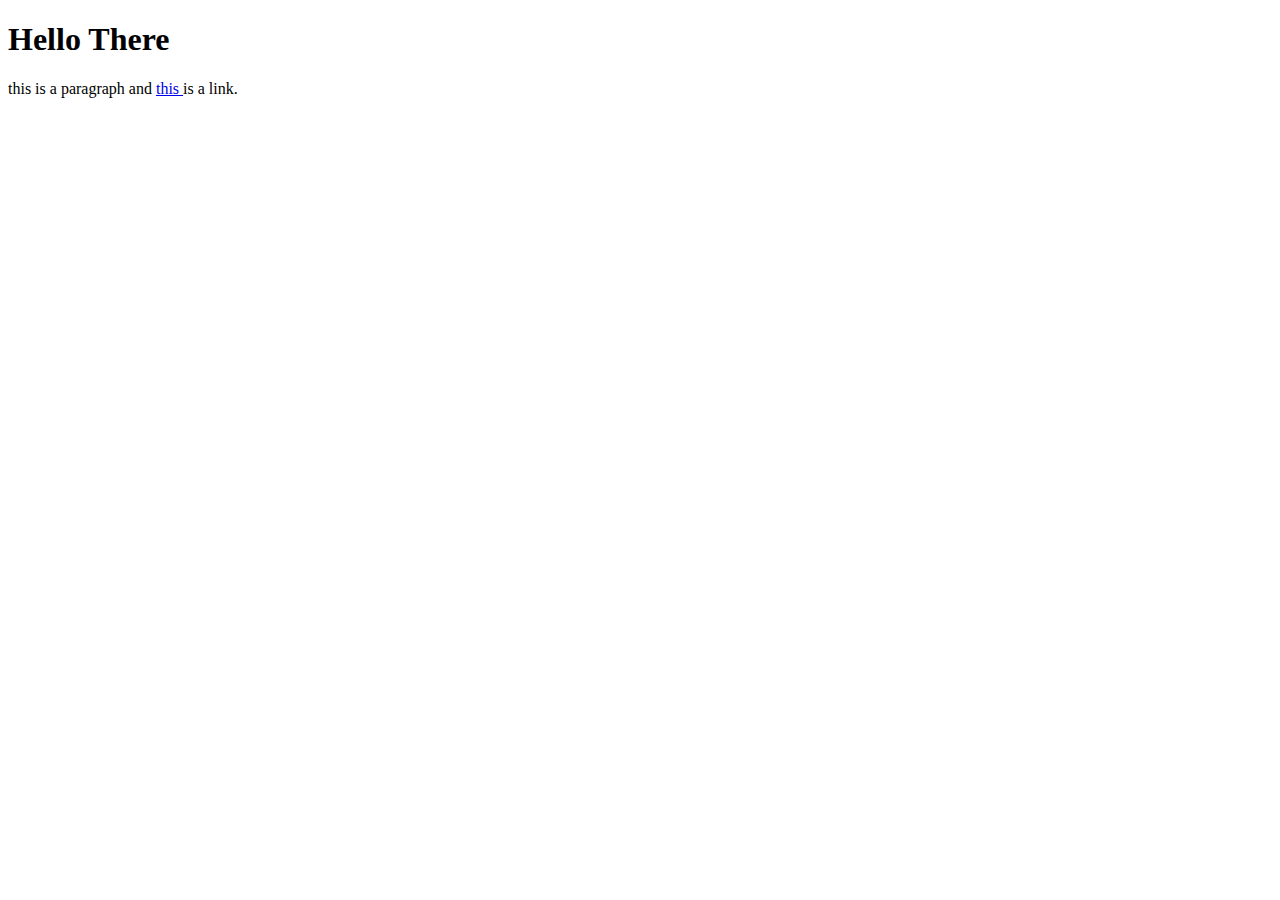
<file: Index.html>
<!DOCTYPE html>
<html lang="en">
<head>
    <meta charset="UTF-8">
    <meta name="viewport" content="width=device-width, initial-scale=1.0">
    <meta http-equiv="X-UA-Compatible" content="ie=edge">
    <title>Aula 1</title>
</head>
<body>
    <header>
        <h1> Hello There</h1>
        <p> this is a paragraph and <a href="www.google.com"> this </a> is a link. </p>

        

    </header>

    
</body>
</html>
</file>
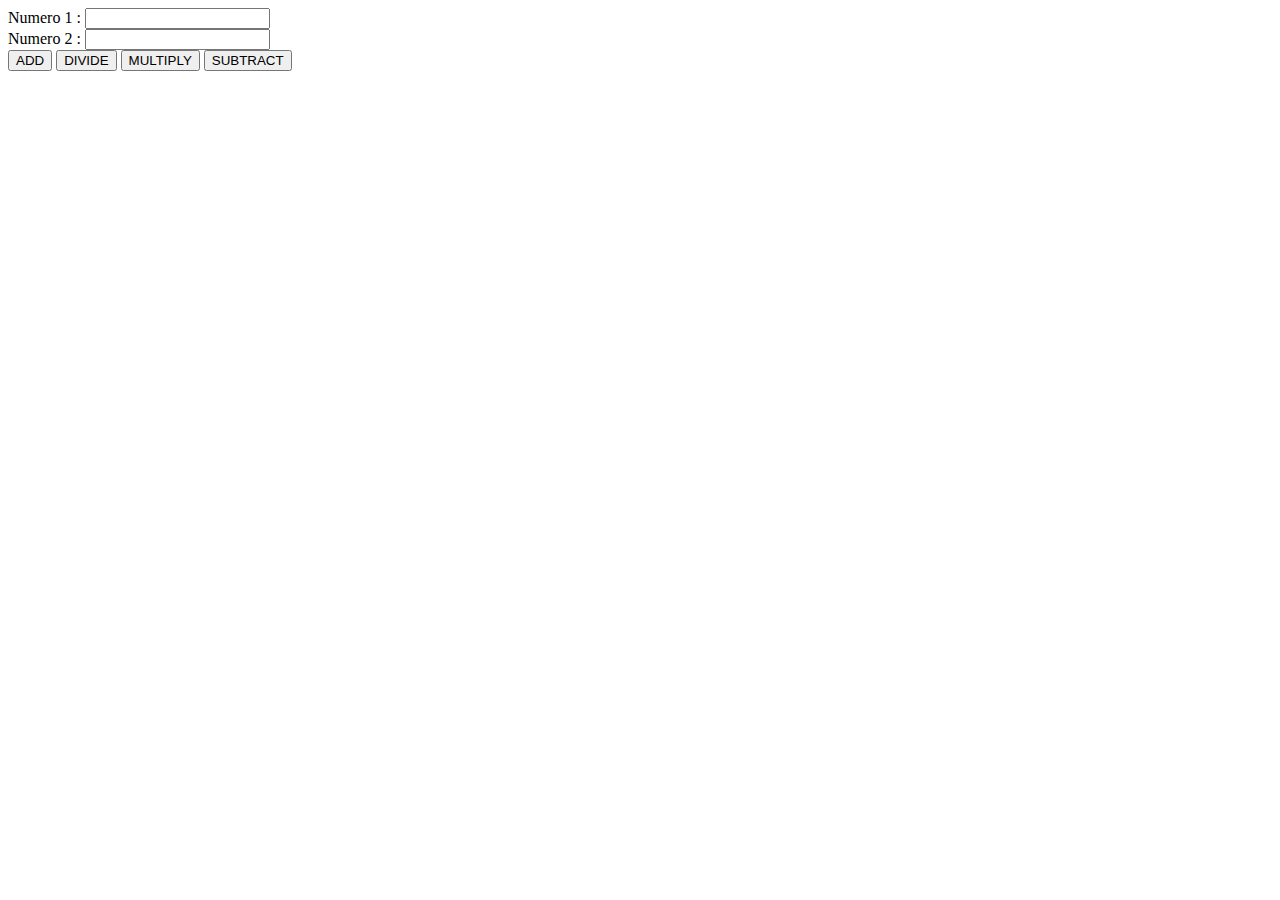
<file: Calculadora/index.html>
<!DOCTYPE html>
<html lang="en">
<head>
    <meta charset="UTF-8">
    <meta name="viewport" content="width=device-width, initial-scale=1.0">
    <meta http-equiv="X-UA-Compatible" content="ie=edge">
    <script src="calculadora.js"></script>
    <title>Calculadora</title>
</head>
<body>
    
Numero 1 : <input type="number" id="num1"> <br>
Numero 2 : <input type="number" id="num2">  <br>
<button onclick="sum()">ADD</button>
<button onclick="divide()">DIVIDE</button>
<button onclick="multiply()">MULTIPLY</button>
<button onclick="subtract()">SUBTRACT</button>






</body>
</html>
</file>
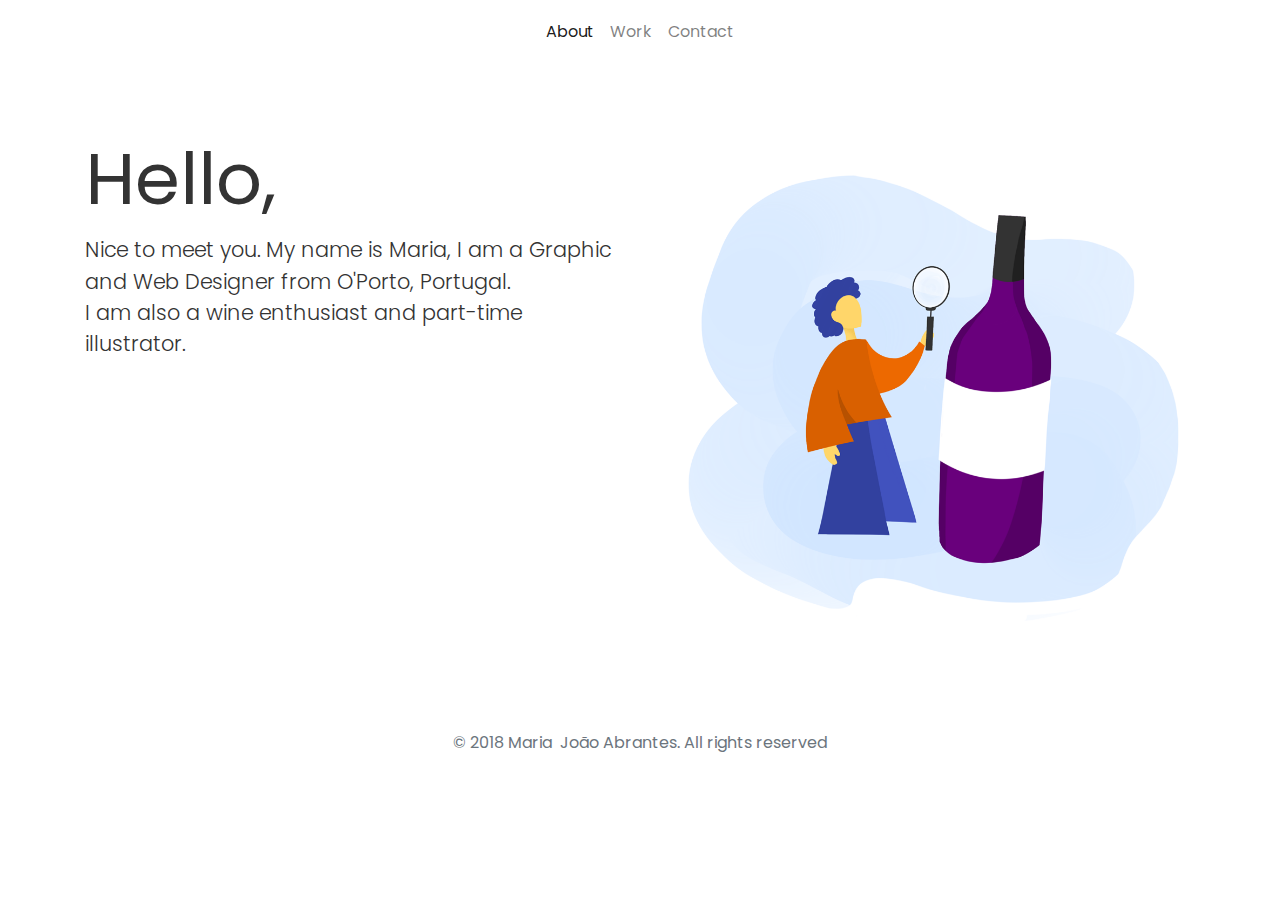
<file: Site/about.html>
<!DOCTYPE html>
<html>

<head>
  <meta charset="utf-8">
  <meta name="viewport" content="width=device-width, initial-scale=1">
  <link rel="stylesheet" href="https://cdnjs.cloudflare.com/ajax/libs/font-awesome/4.7.0/css/font-awesome.min.css" type="text/css">
  <title>about</title>
  <link rel="stylesheet" href="theme.css">
  <link rel="icon" href="assets/fav.png">
</head>

<body>
  <nav class="navbar navbar-expand-md navbar-light">
    <div class="container"> <button class="navbar-toggler navbar-toggler-right border-0" type="button" data-toggle="collapse" data-target="#navbar7">
        <span class="navbar-toggler-icon"></span>
      </button>
      <div class="collapse navbar-collapse" id="navbar7">
        <ul class="navbar-nav mx-auto">
          <li class="nav-item"> <a class="nav-link active" href="#">About</a> </li>
          <li class="nav-item"> <a class="nav-link" href="work.html">Work</a> </li>
          <li class="nav-item"> <a class="nav-link" href="contact.html">Contact</a> </li>
        </ul>
      </div>
    </div>
  </nav>
  <div class="py-5">
    <div class="container">
      <div class="row">
        <div class="col-md-6">
          <h1 class="display-3"><b>Hello,</b></h1>
          <p class="lead">Nice to meet you. My name is Maria, I am a Graphic and Web Designer from O'Porto, Portugal.<br>I am also a wine enthusiast and part-time illustrator.</p>
        </div>
        <div class="col-md-6"><img class="img-fluid d-block" src="assets/ilu-1.png"></div>
      </div>
    </div>
  </div>
  <div class="py-3">
    <div class="container">
      <div class="row">
        <div class="col-md-12 text-center">
          <p class="mb-0 text-muted">© 2018 Maria&nbsp; João Abrantes. All rights reserved</p>
        </div>
      </div>
    </div>
  </div>
  <script src="https://code.jquery.com/jquery-3.3.1.slim.min.js" integrity="sha384-q8i/X+965DzO0rT7abK41JStQIAqVgRVzpbzo5smXKp4YfRvH+8abtTE1Pi6jizo" crossorigin="anonymous"></script>
  <script src="https://cdnjs.cloudflare.com/ajax/libs/popper.js/1.14.3/umd/popper.min.js" integrity="sha384-ZMP7rVo3mIykV+2+9J3UJ46jBk0WLaUAdn689aCwoqbBJiSnjAK/l8WvCWPIPm49" crossorigin="anonymous"></script>
  <script src="https://stackpath.bootstrapcdn.com/bootstrap/4.1.3/js/bootstrap.min.js" integrity="sha384-ChfqqxuZUCnJSK3+MXmPNIyE6ZbWh2IMqE241rYiqJxyMiZ6OW/JmZQ5stwEULTy" crossorigin="anonymous"></script>
</body>

</html>
</file>
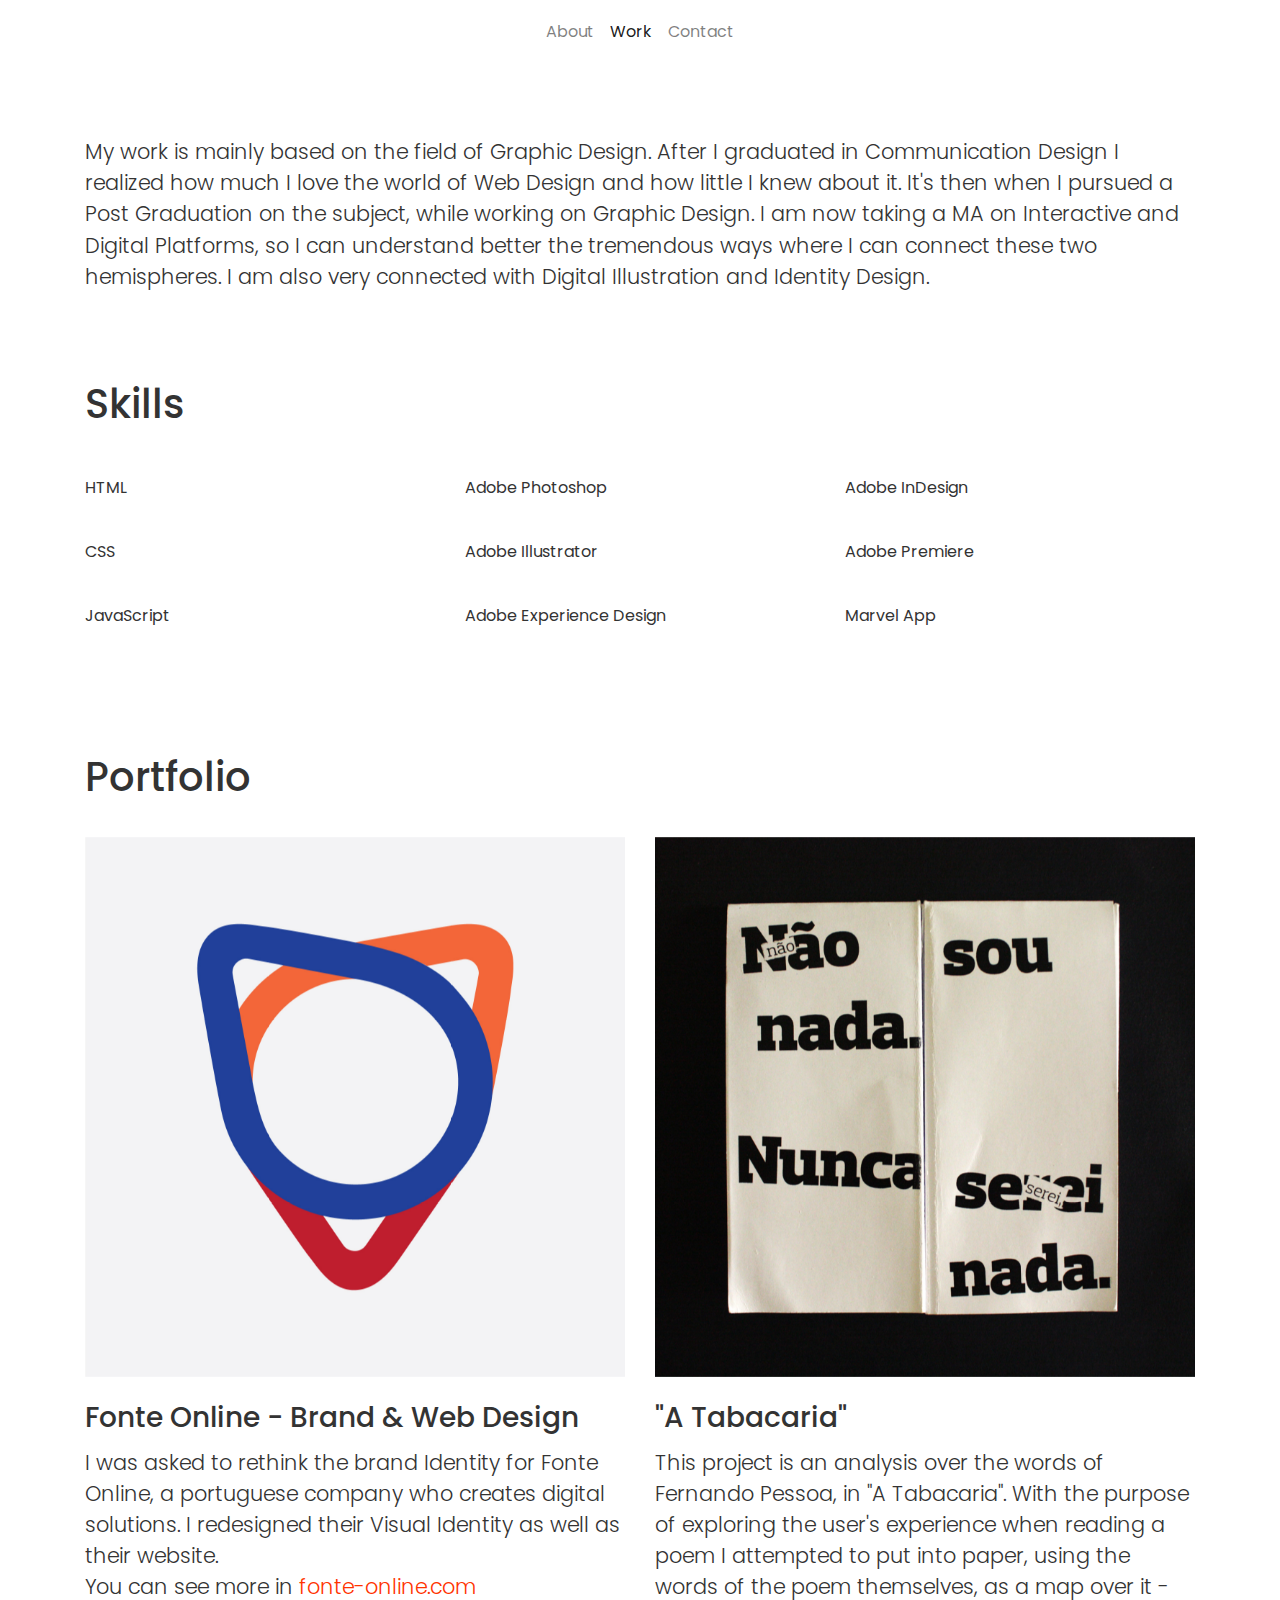
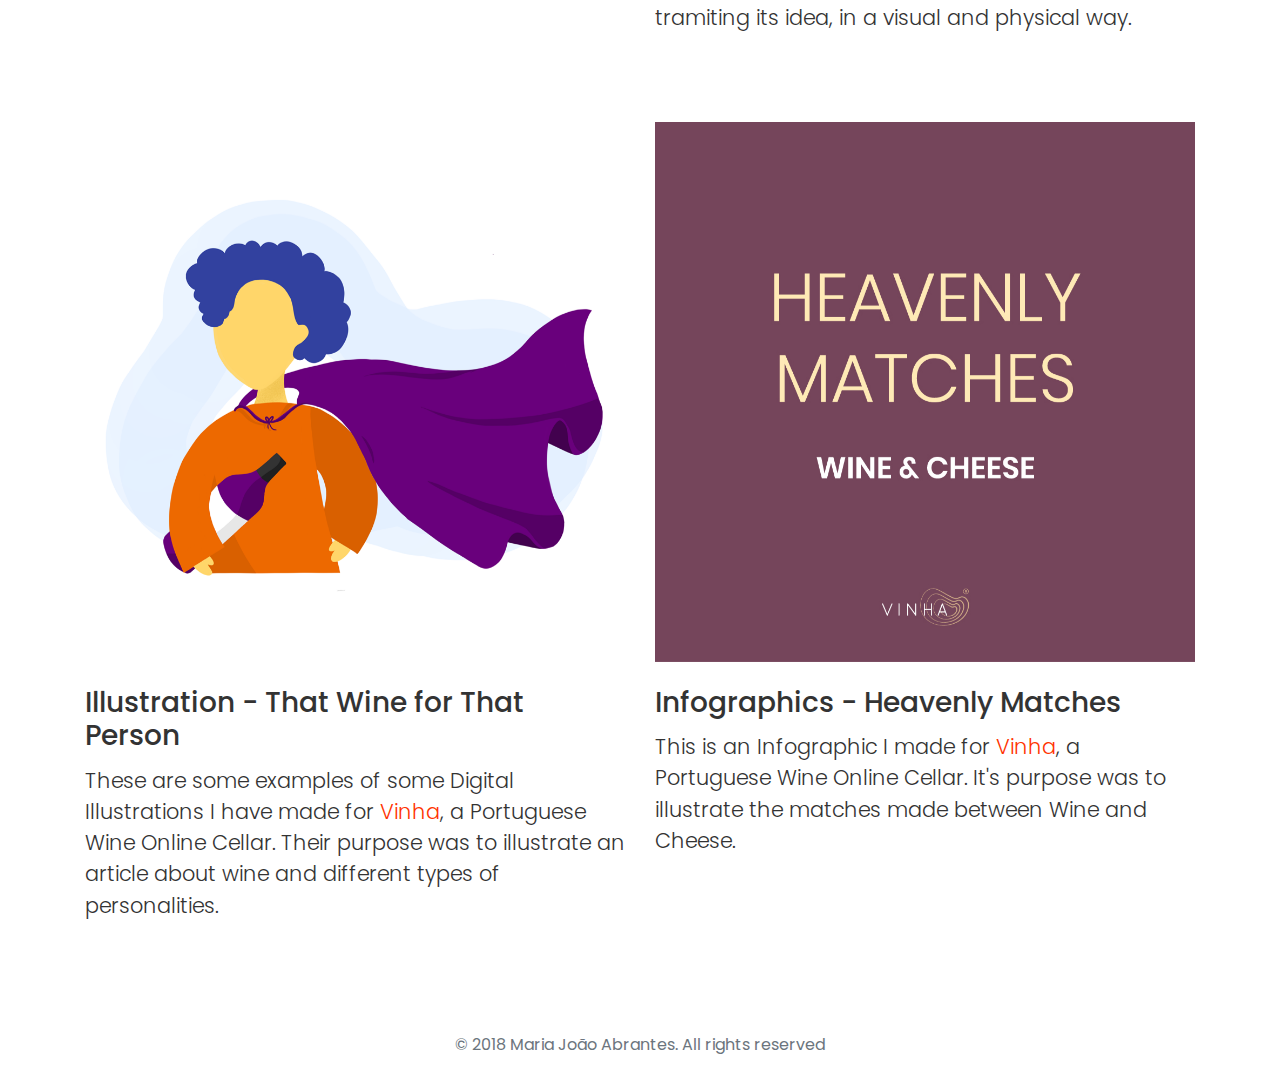
<file: Site/work.html>
<!DOCTYPE html>
<html>

<head>
  <meta charset="utf-8">
  <meta name="viewport" content="width=device-width, initial-scale=1">
  <link rel="stylesheet" href="https://cdnjs.cloudflare.com/ajax/libs/font-awesome/4.7.0/css/font-awesome.min.css" type="text/css">
  <title>work</title>
  <meta name="keywords">
  <link rel="stylesheet" href="theme.css">
  <link rel="icon" href="assets/fav.png">
</head>

<body>
  <nav class="navbar navbar-expand-md navbar-light">
    <div class="container"> <button class="navbar-toggler navbar-toggler-right border-0" type="button" data-toggle="collapse" data-target="#navbar7">
        <span class="navbar-toggler-icon"></span>
      </button>
      <div class="collapse navbar-collapse" id="navbar7">
        <ul class="navbar-nav mx-auto">
          <li class="nav-item"> <a class="nav-link" href="about.html">About</a> </li>
          <li class="nav-item text-primary"> <a class="nav-link active" href="#">Work</a> </li>
          <li class="nav-item"> <a class="nav-link" href="contact.html">Contact</a> </li>
        </ul>
      </div>
    </div>
  </nav>
  <div class="py-0 pt-5" style="">
    <div class="container">
      <div class="row">
        <div class="col-md-12">
          <p class="lead">My work is mainly based on the field of Graphic Design. After I graduated in Communication Design I realized how much I love the world of Web Design and how little I knew about it. It's then when I pursued a Post Graduation on the subject, while working on Graphic Design. I am now taking a MA on Interactive and Digital Platforms, so I can understand better the tremendous ways where I can connect these two hemispheres. I am also very connected with Digital Illustration and Identity Design.</p>
        </div>
      </div>
    </div>
  </div>
  <div class="py-0 pt-5 pb-3">
    <div class="container">
      <div class="row">
        <div class="col-md-12">
          <h1 class="h">Skills</h1>
        </div>
      </div>
    </div>
  </div>
  <div class="py-2">
    <div class="container">
      <div class="row">
        <div class="col-md-4">
          <div class="row">
            <div class="col-md-12">
              <p>HTML</p>
            </div>
          </div>
        </div>
        <div class="col-md-4">
          <p>Adobe Photoshop</p>
        </div>
        <div class="col-md-4">
          <p>Adobe InDesign</p>
        </div>
      </div>
    </div>
  </div>
  <div class="py-2">
    <div class="container">
      <div class="row">
        <div class="col-md-12">
          <div class="row">
            <div class="col-md-4">
              <p>CSS</p>
            </div>
            <div class="col-md-4">
              <p>Adobe Illustrator</p>
            </div>
            <div class="col-md-4">
              <p>Adobe Premiere</p>
            </div>
          </div>
        </div>
      </div>
    </div>
  </div>
  <div class="py-2">
    <div class="container">
      <div class="row">
        <div class="col-md-12">
          <div class="row">
            <div class="col-md-4">
              <p>JavaScript</p>
            </div>
            <div class="col-md-4">
              <p>Adobe Experience Design</p>
            </div>
            <div class="col-md-4">
              <p>Marvel App</p>
            </div>
          </div>
        </div>
      </div>
    </div>
  </div>
  <div class="py-2">
    <div class="container">
      <div class="row">
        <div class="col-md-12">
          <div class="row">
          </div>
        </div>
      </div>
    </div>
  </div>
  <div class="py-0 pt-5 pb-3">
    <div class="container">
      <div class="row">
        <div class="col-md-12">
          <h1 class="">Portfolio</h1>
        </div>
      </div>
    </div>
  </div>
  <div class="pb-5">
    <div class="container">
      <div class="row">
        <div class="col-md-6">
          <div class="carousel slide carousel-fade" data-ride="carousel" id="carousel" data-interval="3000">
            <div class="carousel-inner">
              <div class="carousel-item active"> <img class="d-block img-fluid w-100" src="assets/fonte_1.jpg">
              </div>
              <div class="carousel-item"> <img class="d-block img-fluid w-100" src="assets/fonte_2.jpg">
              </div>
            </div>
          </div>
          <h3 class="pt-3">Fonte Online - Brand &amp; Web Design</h3>
          <p class="lead" style="">I was asked to rethink the brand Identity for Fonte Online, a portuguese company who creates digital solutions. I redesigned their Visual Identity as well as their website.<br>You can see more in <a href="https://www.fonte-online.com/index-pt.php?lang=PT" target="_blank">fonte-online.com</a><br></p>
        </div>
        <div class="col-md-6">
          <div class="carousel slide carousel-fade" data-ride="carousel" id="carousel" data-interval="3000">
            <div class="carousel-inner">
              <div class="carousel-item active"> <img class="d-block img-fluid w-100" src="assets/tacabaria_1.jpg">
              </div>
              <div class="carousel-item"> <img class="d-block img-fluid w-100" src="assets/tacabaria_2.jpg">
              </div>
            </div>
          </div>
          <h3 class="pt-3">"A Tabacaria"</h3>
          <p class="lead" contenteditable="true">This project is an analysis over the words of Fernando Pessoa, in "A Tabacaria". With the purpose of exploring the user's experience when reading a poem I attempted to put into paper, using the words of the poem themselves, as a map over it - tramiting its idea, in a visual and physical way.</p>
        </div>
      </div>
    </div>
  </div>
  <div class="py-0 pb-5">
    <div class="container">
      <div class="row">
        <div class="col-md-6">
          <div class="carousel slide carousel-fade" data-ride="carousel" id="carousel" data-interval="3000">
            <div class="carousel-inner">
              <div class="carousel-item active"> <img class="d-block img-fluid w-100" src="assets/ilu-2.png">
              </div>
              <div class="carousel-item"> <img class="d-block img-fluid w-100" src="assets/ilu-3.png">
              </div>
              <div class="carousel-item"><img class="img-fluid" src="assets/ilu-4.png"></div>
            </div>
          </div>
          <h3 class="pt-3">Illustration - That Wine for That Person</h3>
          <p class="lead" style="">These are some examples of some Digital Illustrations I have made for <a href="https://www.vinha.pt/" target="_blank">Vinha</a>, a Portuguese Wine Online Cellar. Their purpose was to illustrate an article about wine and different types of personalities.</p>
        </div>
        <div class="col-md-6">
          <div class="carousel slide carousel-fade" data-ride="carousel" id="carousel" data-interval="3000">
            <div class="carousel-inner">
              <div class="carousel-item active"> <img class="d-block img-fluid w-100" src="assets/1.jpg">
              </div>
              <div class="carousel-item"> <img class="d-block img-fluid w-100" src="assets/2.jpg">
              </div>
              <div class="carousel-item"><img class="img-fluid" src="assets/3.jpg"></div>
              <div class="carousel-item"><img class="img-fluid" src="assets/4.jpg"></div>
            </div>
          </div>
          <h3 class="pt-3">Infographics - Heavenly Matches</h3>
          <p class="lead">This is an Infographic I made for <a href="https://www.vinha.pt/" target="_blank">Vinha</a>, a Portuguese Wine Online Cellar. It's purpose was to illustrate the matches made between Wine and Cheese.</p>
        </div>
      </div>
    </div>
  </div>
  <div class="py-3">
    <div class="container">
      <div class="row">
        <div class="col-md-12 text-center">
          <p class="mb-0 text-muted" contenteditable="true">© 2018 Maria João Abrantes. All rights reserved</p>
        </div>
      </div>
    </div>
  </div>
  <script src="https://code.jquery.com/jquery-3.3.1.slim.min.js" integrity="sha384-q8i/X+965DzO0rT7abK41JStQIAqVgRVzpbzo5smXKp4YfRvH+8abtTE1Pi6jizo" crossorigin="anonymous"></script>
  <script src="https://cdnjs.cloudflare.com/ajax/libs/popper.js/1.14.3/umd/popper.min.js" integrity="sha384-ZMP7rVo3mIykV+2+9J3UJ46jBk0WLaUAdn689aCwoqbBJiSnjAK/l8WvCWPIPm49" crossorigin="anonymous"></script>
  <script src="https://stackpath.bootstrapcdn.com/bootstrap/4.1.3/js/bootstrap.min.js" integrity="sha384-ChfqqxuZUCnJSK3+MXmPNIyE6ZbWh2IMqE241rYiqJxyMiZ6OW/JmZQ5stwEULTy" crossorigin="anonymous"></script>
</body>

</html>
</file>
